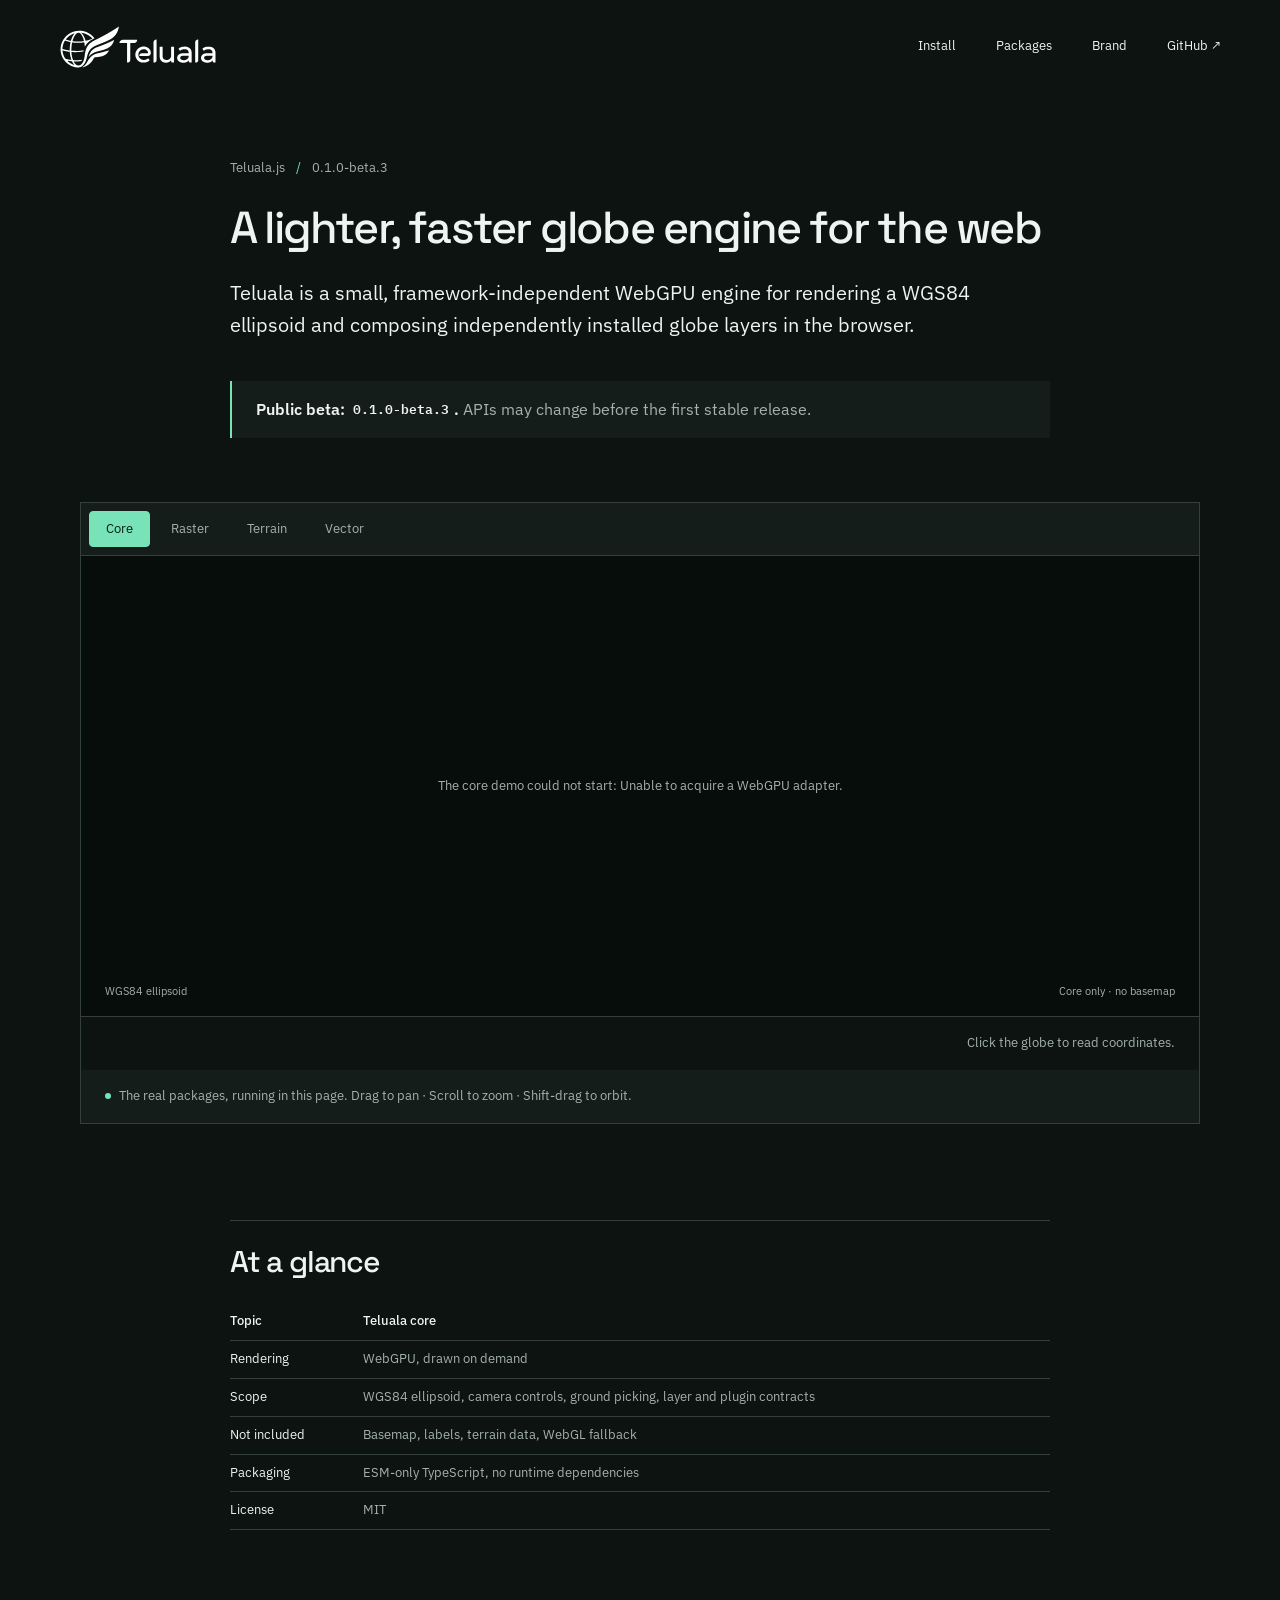
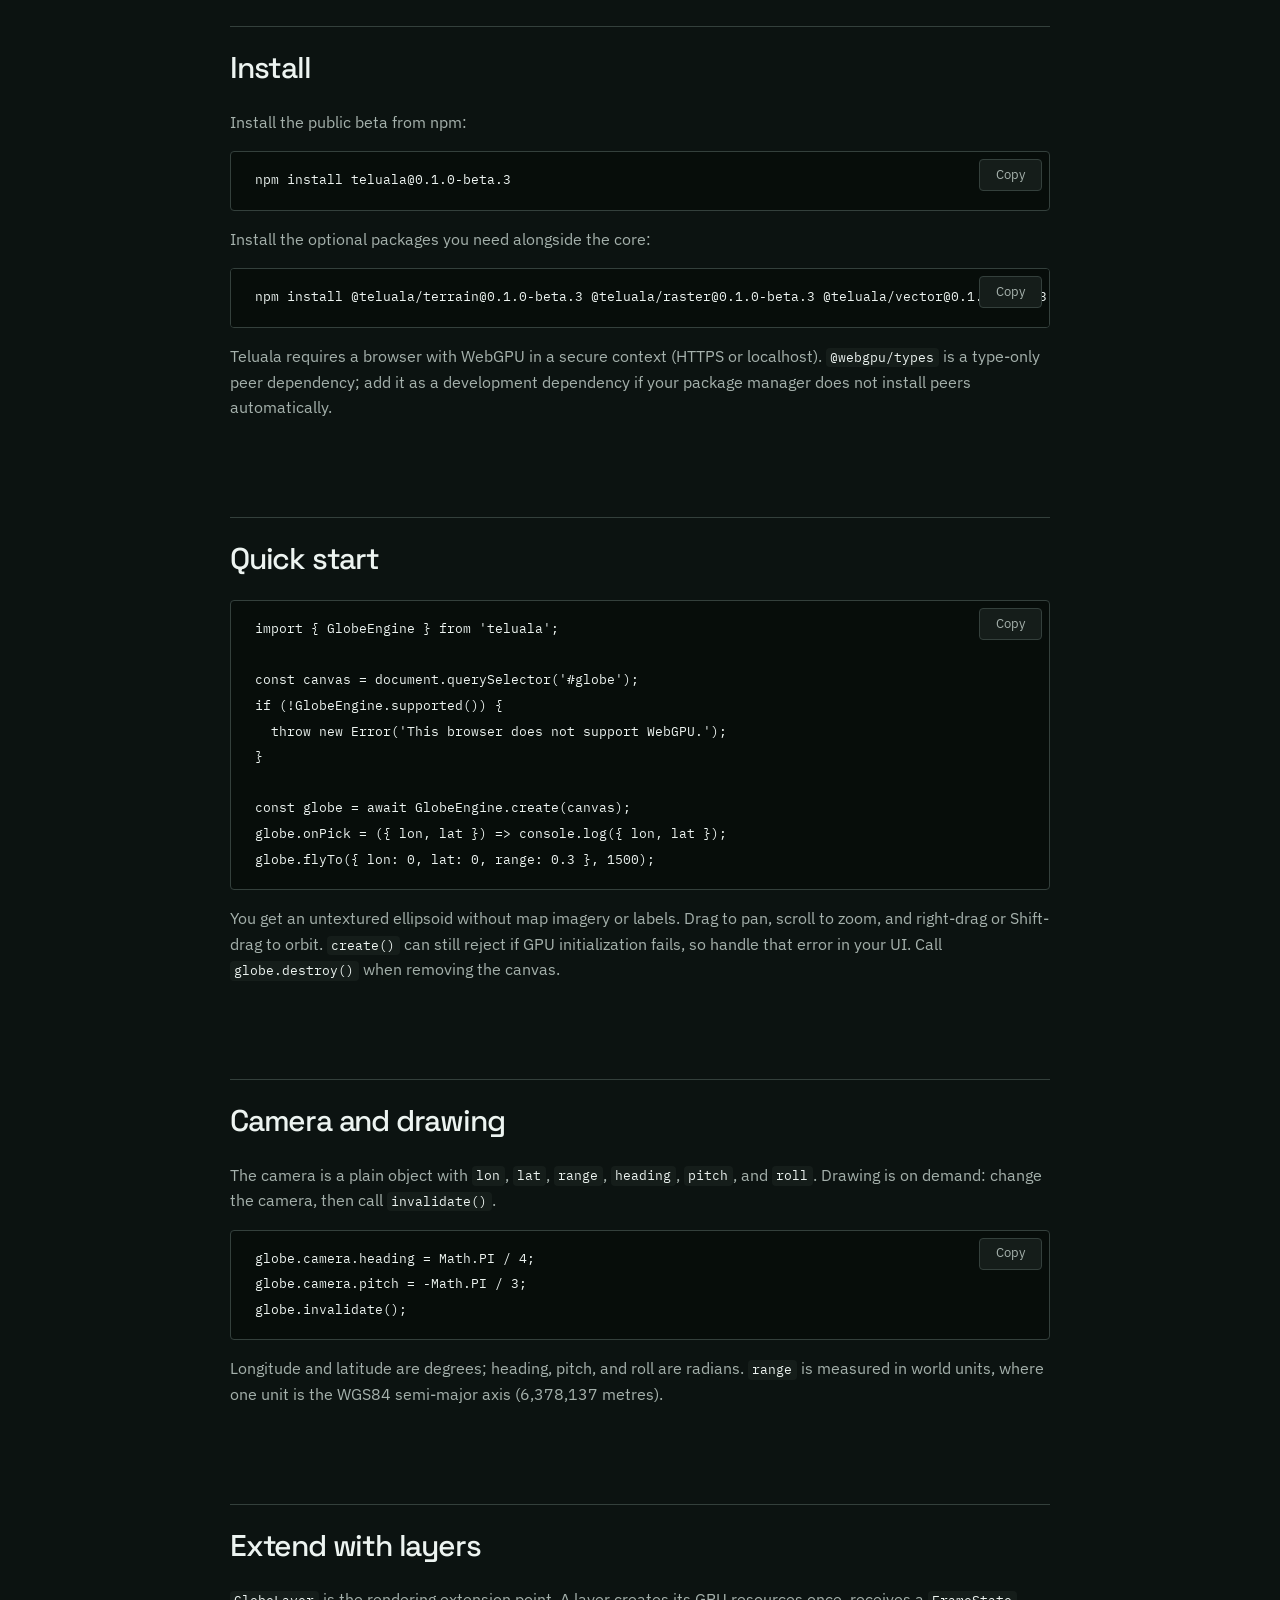
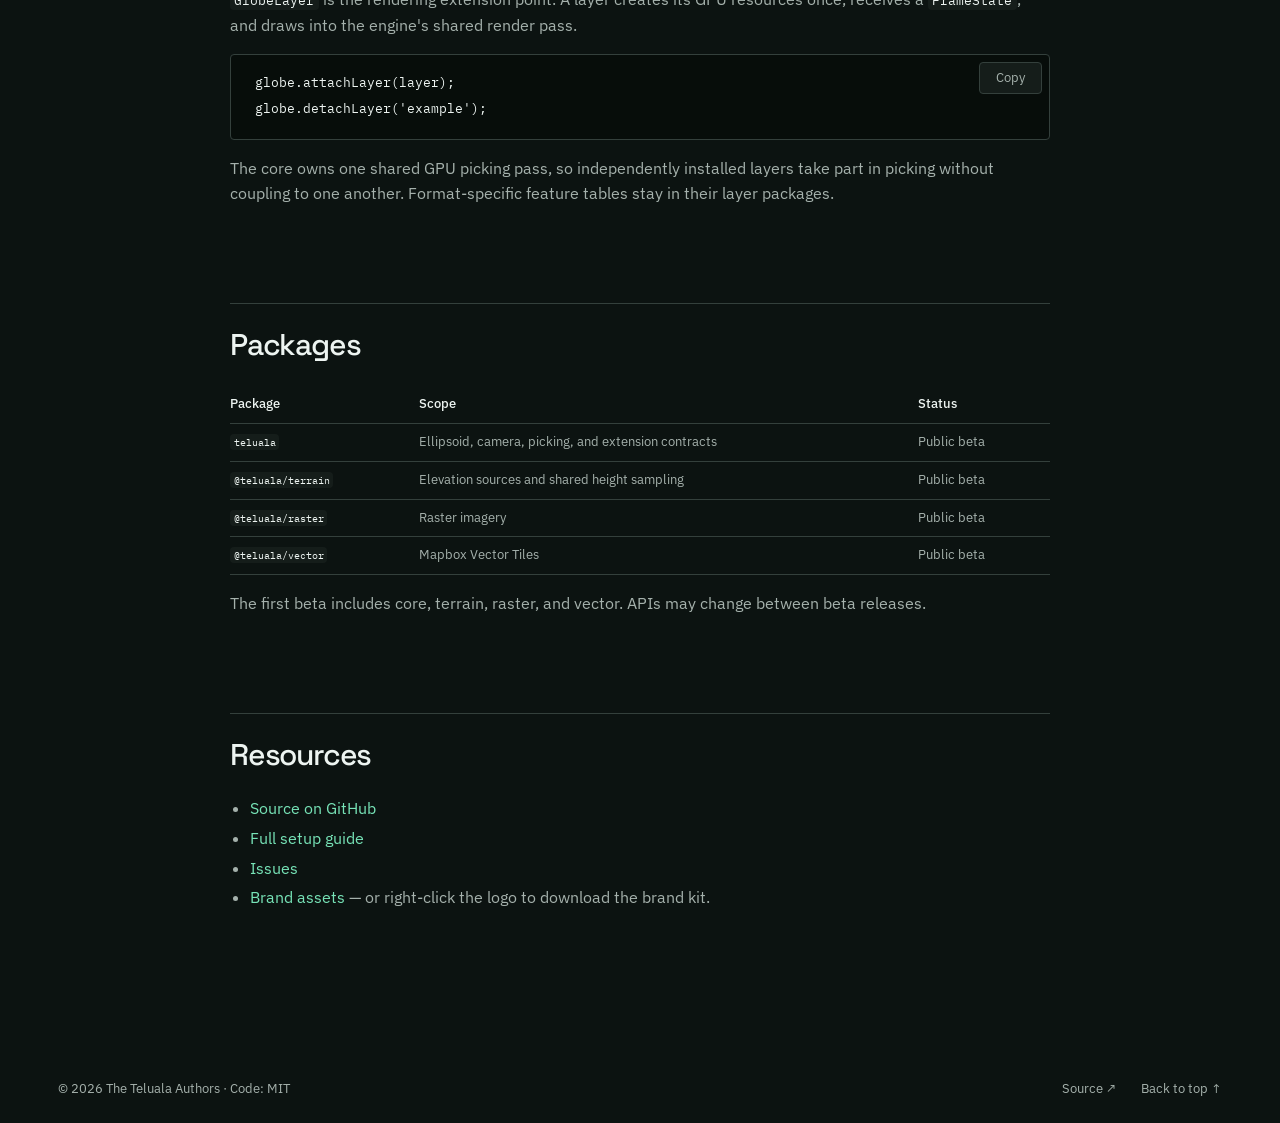
<file: index.html>
<!doctype html>
<!-- Copyright (c) 2026 The Teluala Authors; SPDX-License-Identifier: MIT -->
<html lang="en">
  <head>
    <meta charset="utf-8" />
    <meta name="viewport" content="width=device-width, initial-scale=1" />
    <meta
      name="description"
      content="Teluala is a lightweight, high-performance, open-source globe rendering engine for the web — a focused alternative to CesiumJS with an emphasis on speed, small size, and ease of integration."
    />
    <meta name="theme-color" content="#0c1714" />
    <meta property="og:type" content="website" />
    <meta property="og:site_name" content="Teluala" />
    <meta property="og:title" content="Teluala.js — A lighter, faster globe engine for the web" />
    <meta
      property="og:description"
      content="A lightweight, high-performance, open-source globe rendering engine for the web."
    />
    <meta property="og:url" content="https://teluala.github.io/" />
    <meta
      property="og:image"
      content="https://teluala.github.io/assets/png/social-preview-dark-1200x630.png"
    />
    <meta property="og:image:width" content="1200" />
    <meta property="og:image:height" content="630" />
    <meta property="og:image:alt" content="Teluala.js — a lighter, faster globe engine for the web" />
    <meta name="twitter:card" content="summary_large_image" />
    <meta name="twitter:title" content="Teluala.js — A lighter, faster globe engine for the web" />
    <meta
      name="twitter:description"
      content="A lightweight, high-performance, open-source globe rendering engine for the web."
    />
    <meta
      name="twitter:image"
      content="https://teluala.github.io/assets/png/social-preview-dark-1200x630.png"
    />
    <link rel="canonical" href="https://teluala.github.io/" />
    <link rel="icon" href="assets/web/favicon.svg" type="image/svg+xml" />
    <link rel="icon" href="assets/web/favicon.ico" sizes="any" />
    <link rel="apple-touch-icon" href="assets/web/apple-touch-icon.png" />
    <link rel="manifest" href="assets/web/site.webmanifest" />
    <link rel="stylesheet" href="doc.css" />
    <script type="module" src="logo-menu.js"></script>
    <script type="module" src="copy-code.js"></script>
    <script type="module" src="app.js"></script>
    <title>Teluala.js — A lighter, faster globe engine for the web</title>
  </head>
<body>
<a class="skip" href="#main">Skip to content</a>
<header class="nav">
<a class="brand-logo" href="#top" aria-label="Teluala home. Right-click for brand assets." data-brand-menu data-brand-base=""><img src="assets/svg/logo-horizontal-white.svg" alt="Teluala" width="1526" height="436"></a>
<nav aria-label="Main navigation"><a href="#install">Install</a><a href="#packages">Packages</a><a href="brand/">Brand</a><a href="https://github.com/teluala/teluala">GitHub ↗</a></nav>
</header>
<main id="main">
<article class="doc" id="top">
<p class="release">Teluala.js <span>/</span> 0.1.0-beta.3</p>
<h1 id="a-lighter-faster-globe-engine-for-the-web">A lighter, faster globe engine for the web</h1>
<p>Teluala is a small, framework-independent WebGPU engine for rendering a WGS84 ellipsoid and composing independently installed globe layers in the browser.</p>
<blockquote><p><strong>Public beta: <code>0.1.0-beta.3</code>.</strong> APIs may change before the first stable release.</p></blockquote>
<figure class="frame" aria-labelledby="frame-caption">
<div class="demo-tabs" role="tablist" aria-label="Live demos"><button type="button" role="tab" data-demo="core" aria-selected="true">Core</button><button type="button" role="tab" data-demo="raster" aria-selected="false">Raster</button><button type="button" role="tab" data-demo="terrain" aria-selected="false">Terrain</button><button type="button" role="tab" data-demo="vector" aria-selected="false">Vector</button></div>
<div class="viewport" id="viewport" role="tabpanel"><canvas id="globe" aria-label="Interactive WebGPU globe. Drag to pan and scroll to zoom."></canvas><div class="loading" id="loading" role="status">Initializing WebGPU…</div><div class="canvas-caption"><span id="demo-caption">WGS84 ellipsoid</span> <span id="demo-package">Core only · no basemap</span></div></div>
<div class="controls"><div class="view-controls" id="view-controls" role="group" aria-label="Camera examples"><button type="button" class="selected" data-example="create" aria-pressed="true" disabled>Overview</button><button type="button" data-example="fly" aria-pressed="false" disabled>Fly to 0°, 0°</button><button type="button" data-example="orbit" aria-pressed="false" disabled>Orbit view</button></div><p id="pick-status" role="status">Click the globe to read coordinates.</p></div>
<figcaption id="frame-caption"><span class="dot" aria-hidden="true"></span> <span>The real packages, running in this page. Drag to pan · Scroll to zoom · Shift-drag to orbit.</span> <span class="credit" id="demo-credit"></span></figcaption>
</figure>
<h2 id="at-a-glance">At a glance</h2>
<div class="table"><table>
<thead><tr><th scope="col">Topic</th><th scope="col">Teluala core</th></tr></thead>
<tbody>
<tr><td>Rendering</td><td>WebGPU, drawn on demand</td></tr>
<tr><td>Scope</td><td>WGS84 ellipsoid, camera controls, ground picking, layer and plugin contracts</td></tr>
<tr><td>Not included</td><td>Basemap, labels, terrain data, WebGL fallback</td></tr>
<tr><td>Packaging</td><td>ESM-only TypeScript, no runtime dependencies</td></tr>
<tr><td>License</td><td>MIT</td></tr>
</tbody>
</table></div>
<h2 id="install">Install</h2>
<p>Install the public beta from npm:</p>
<div class="code"><button type="button" class="copy" hidden>Copy</button><pre><code class="language-sh">npm install teluala@0.1.0-beta.3</code></pre></div>
<p>Install the optional packages you need alongside the core:</p>
<div class="code"><button type="button" class="copy" hidden>Copy</button><pre><code class="language-sh">npm install @teluala/terrain@0.1.0-beta.3 @teluala/raster@0.1.0-beta.3 @teluala/vector@0.1.0-beta.3</code></pre></div>
<p>Teluala requires a browser with WebGPU in a secure context (HTTPS or localhost). <code>@webgpu/types</code> is a type-only peer dependency; add it as a development dependency if your package manager does not install peers automatically.</p>
<h2 id="quick-start">Quick start</h2>
<div class="code"><button type="button" class="copy" hidden>Copy</button><pre><code class="language-js">import { GlobeEngine } from 'teluala';

const canvas = document.querySelector('#globe');
if (!GlobeEngine.supported()) {
  throw new Error('This browser does not support WebGPU.');
}

const globe = await GlobeEngine.create(canvas);
globe.onPick = ({ lon, lat }) =&gt; console.log({ lon, lat });
globe.flyTo({ lon: 0, lat: 0, range: 0.3 }, 1500);</code></pre></div>
<p>You get an untextured ellipsoid without map imagery or labels. Drag to pan, scroll to zoom, and right-drag or Shift-drag to orbit. <code>create()</code> can still reject if GPU initialization fails, so handle that error in your UI. Call <code>globe.destroy()</code> when removing the canvas.</p>
<h2 id="camera-and-drawing">Camera and drawing</h2>
<p>The camera is a plain object with <code>lon</code>, <code>lat</code>, <code>range</code>, <code>heading</code>, <code>pitch</code>, and <code>roll</code>. Drawing is on demand: change the camera, then call <code>invalidate()</code>.</p>
<div class="code"><button type="button" class="copy" hidden>Copy</button><pre><code class="language-js">globe.camera.heading = Math.PI / 4;
globe.camera.pitch = -Math.PI / 3;
globe.invalidate();</code></pre></div>
<p>Longitude and latitude are degrees; heading, pitch, and roll are radians. <code>range</code> is measured in world units, where one unit is the WGS84 semi-major axis (6,378,137 metres).</p>
<h2 id="extend-with-layers">Extend with layers</h2>
<p><code>GlobeLayer</code> is the rendering extension point. A layer creates its GPU resources once, receives a <code>FrameState</code>, and draws into the engine's shared render pass.</p>
<div class="code"><button type="button" class="copy" hidden>Copy</button><pre><code class="language-js">globe.attachLayer(layer);
globe.detachLayer('example');</code></pre></div>
<p>The core owns one shared GPU picking pass, so independently installed layers take part in picking without coupling to one another. Format-specific feature tables stay in their layer packages.</p>
<h2 id="packages">Packages</h2>
<div class="table"><table>
<thead><tr><th scope="col">Package</th><th scope="col">Scope</th><th scope="col">Status</th></tr></thead>
<tbody>
<tr><td><code>teluala</code></td><td>Ellipsoid, camera, picking, and extension contracts</td><td>Public beta</td></tr>
<tr><td><code>@teluala/terrain</code></td><td>Elevation sources and shared height sampling</td><td>Public beta</td></tr>
<tr><td><code>@teluala/raster</code></td><td>Raster imagery</td><td>Public beta</td></tr>
<tr><td><code>@teluala/vector</code></td><td>Mapbox Vector Tiles</td><td>Public beta</td></tr>
</tbody>
</table></div>
<p>The first beta includes core, terrain, raster, and vector. APIs may change between beta releases.</p>
<h2 id="resources">Resources</h2>
<ul>
<li><a href="https://github.com/teluala/teluala">Source on GitHub</a></li>
<li><a href="https://github.com/teluala/teluala/tree/main/packages/core#quick-start">Full setup guide</a></li>
<li><a href="https://github.com/teluala/teluala/issues">Issues</a></li>
<li><a href="brand/">Brand assets</a> — or right-click the logo to download the brand kit.</li>
</ul>
</article>
<p class="sr-only" id="copy-status" role="status" aria-live="polite"></p>
</main>
<footer><p>© 2026 The Teluala Authors · <a href="LICENSE">Code: MIT</a></p><nav aria-label="Footer navigation"><a href="https://github.com/teluala/teluala">Source ↗</a><a href="#top">Back to top ↑</a></nav></footer>
<noscript><p class="no-script">The interactive demo requires JavaScript. The rest of this page does not.</p></noscript>
</body>
</html>
</file>
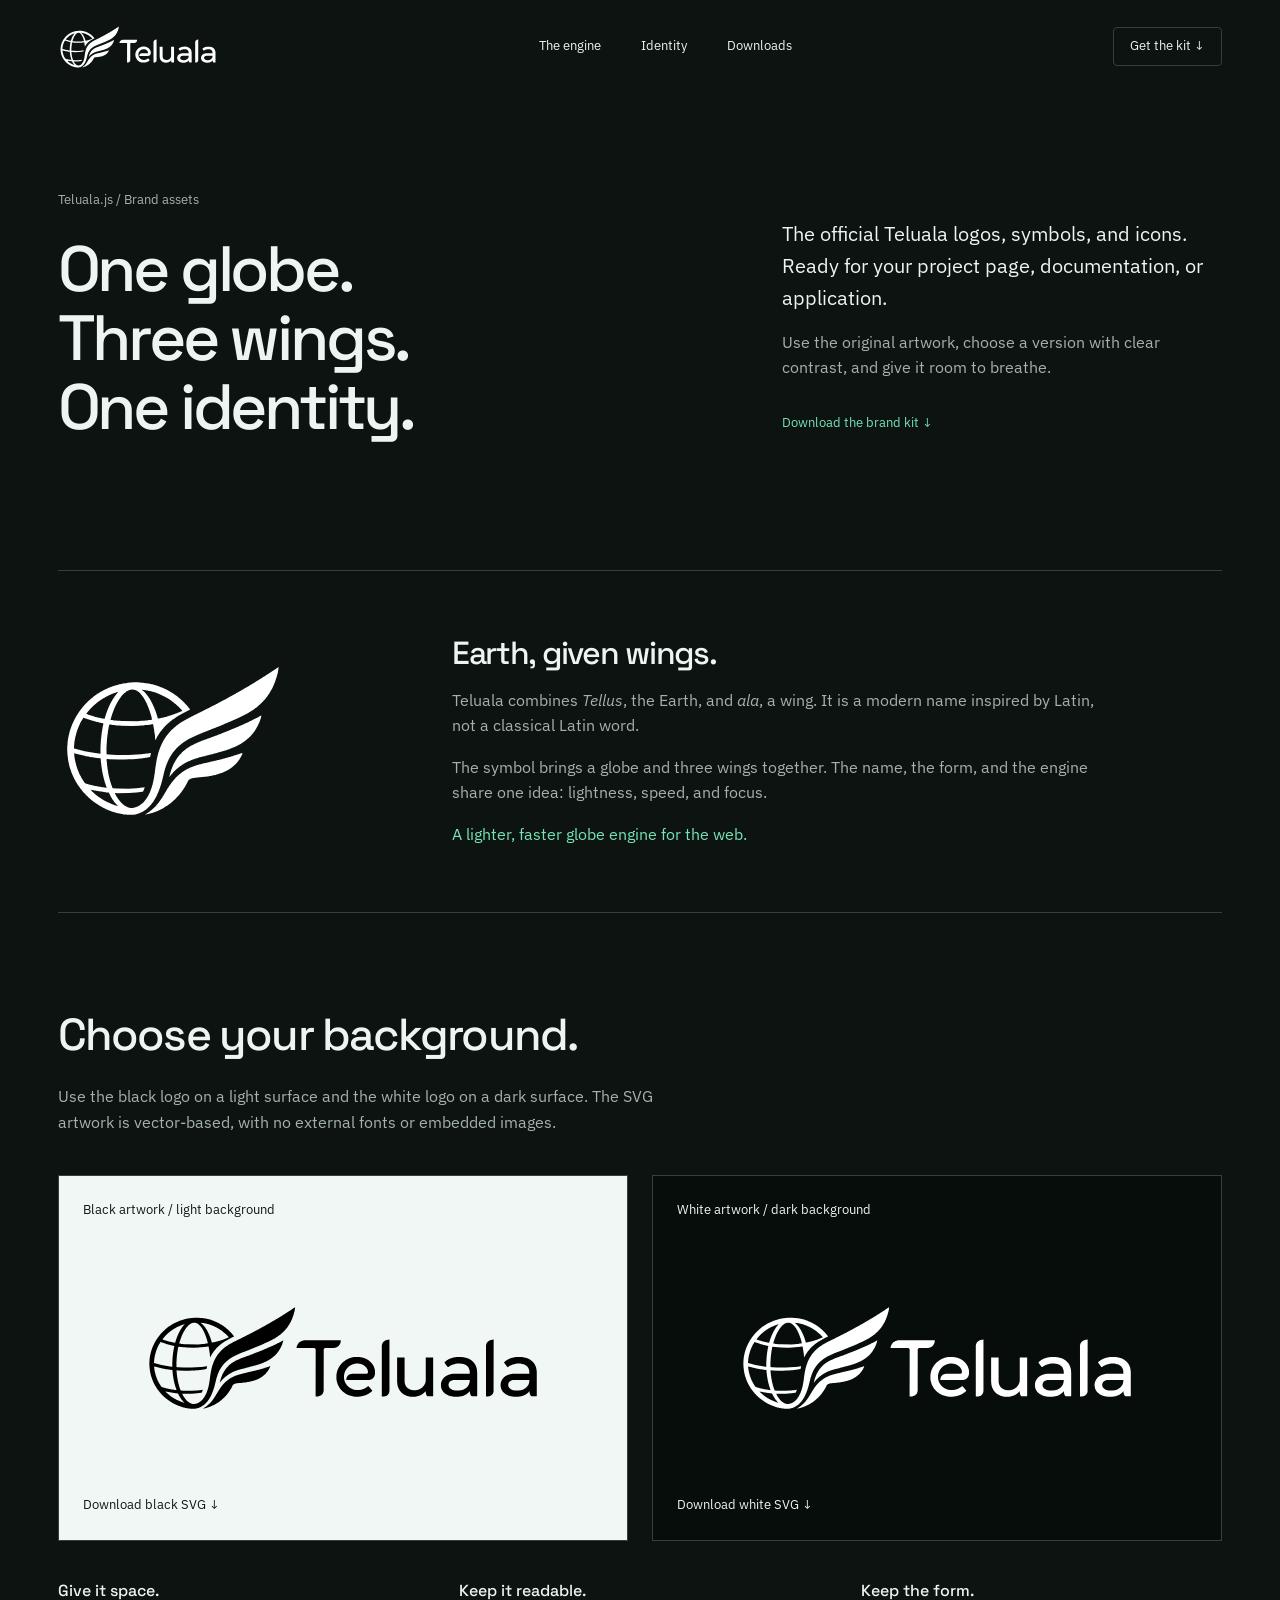
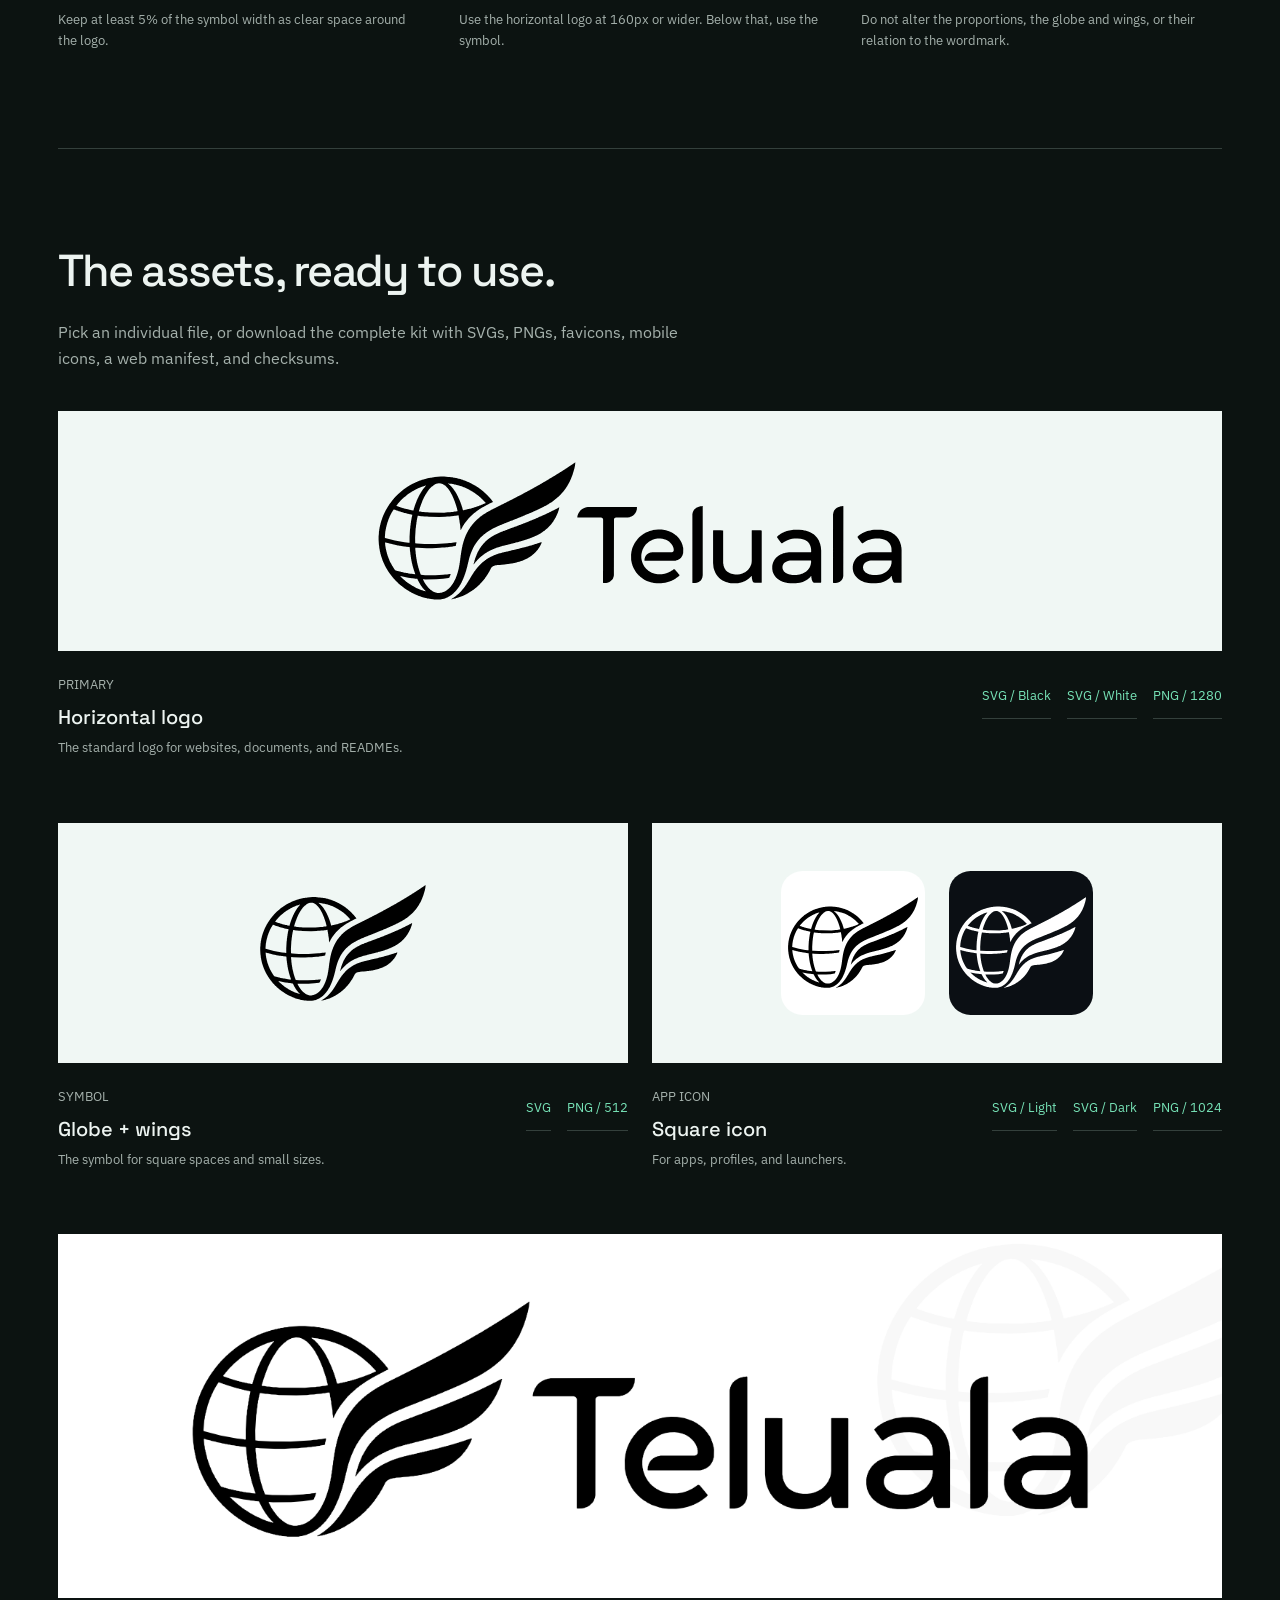
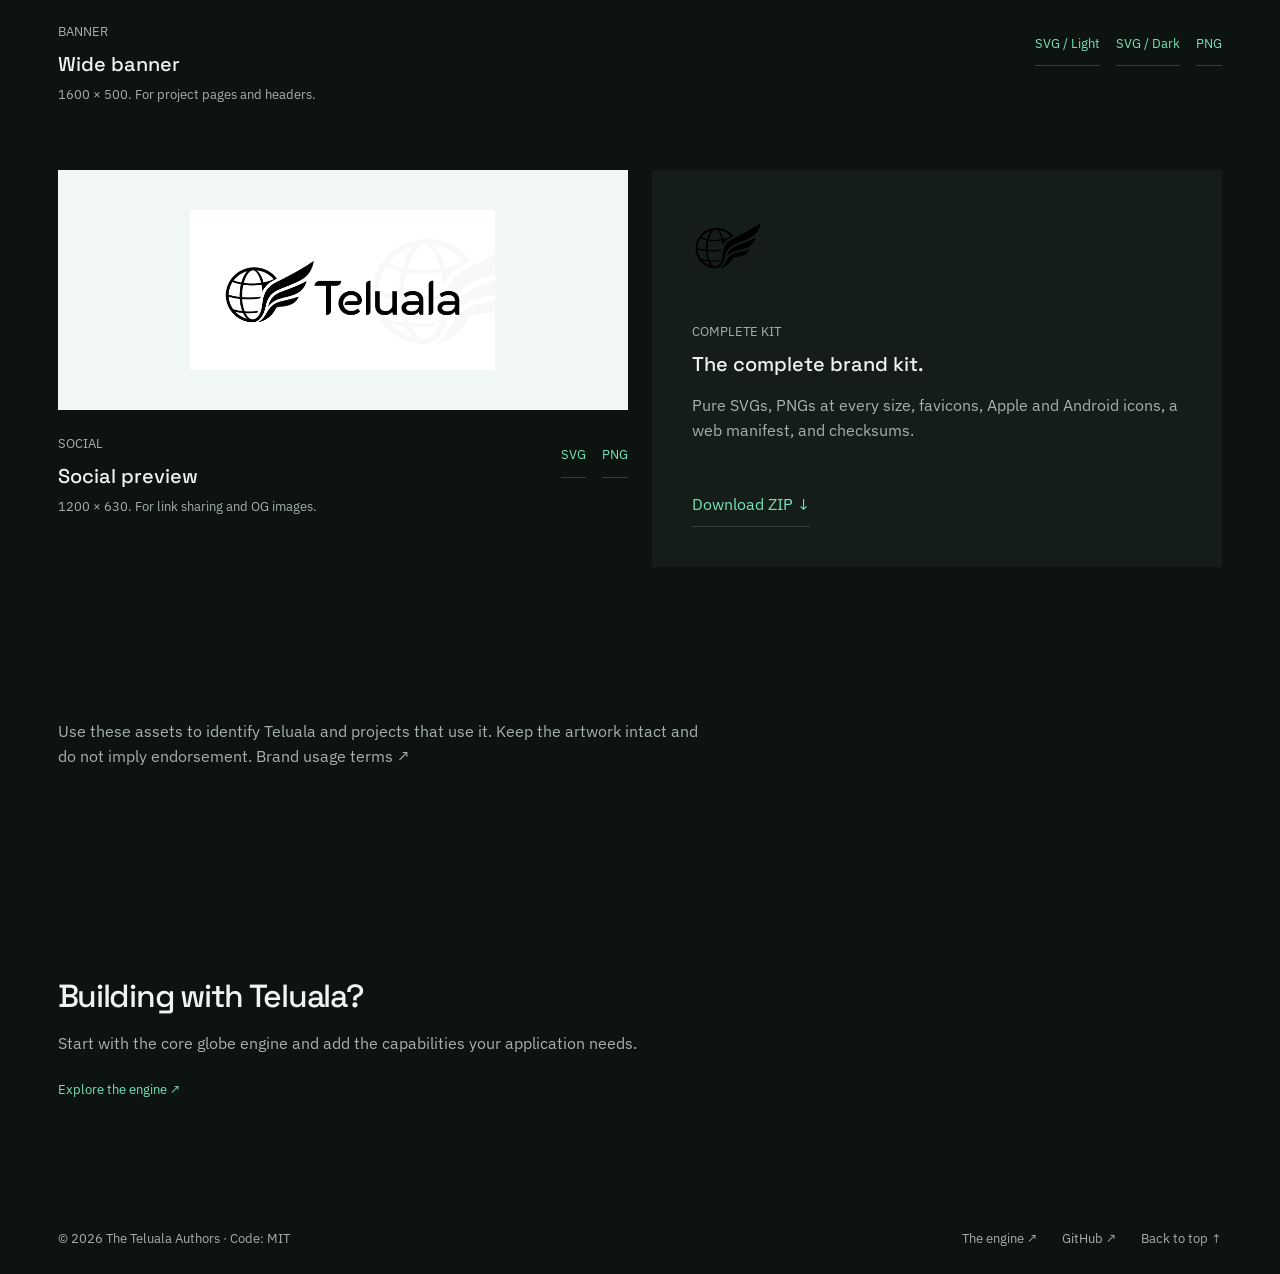
<file: brand/index.html>
<!doctype html>
<!-- Copyright (c) 2026 The Teluala Authors; SPDX-License-Identifier: MIT -->
<html lang="en">
  <head>
    <meta charset="utf-8" />
    <meta name="viewport" content="width=device-width, initial-scale=1" />
    <meta
      name="description"
      content="Official brand assets for Teluala, the lightweight web globe engine. Download logos, icons, and banners."
    />
    <meta name="theme-color" content="#0c1714" />
    <meta property="og:type" content="website" />
    <meta property="og:site_name" content="Teluala" />
    <meta property="og:title" content="Teluala.js Brand Assets — official logos and icons" />
    <meta
      property="og:description"
      content="Official brand assets for the lightweight web globe engine Teluala."
    />
    <meta property="og:url" content="https://teluala.github.io/brand/" />
    <meta
      property="og:image"
      content="https://teluala.github.io/assets/png/social-preview-dark-1200x630.png"
    />
    <meta property="og:image:width" content="1200" />
    <meta property="og:image:height" content="630" />
    <meta property="og:image:alt" content="Teluala.js official brand assets" />
    <meta name="twitter:card" content="summary_large_image" />
    <meta name="twitter:title" content="Teluala.js Brand Assets — official logos and icons" />
    <meta
      name="twitter:description"
      content="Official brand assets for the lightweight web globe engine Teluala."
    />
    <meta
      name="twitter:image"
      content="https://teluala.github.io/assets/png/social-preview-dark-1200x630.png"
    />
    <link rel="canonical" href="https://teluala.github.io/brand/" />
    <link rel="icon" href="../assets/web/favicon.svg" type="image/svg+xml" />
    <link rel="icon" href="../assets/web/favicon.ico" sizes="any" />
    <link rel="apple-touch-icon" href="../assets/web/apple-touch-icon.png" />
    <link rel="manifest" href="../assets/web/site.webmanifest" />
    <link rel="stylesheet" href="styles.css" />
    <script type="module" src="../logo-menu.js"></script>

    <title>Teluala.js Brand Assets — official logos and icons</title>
  </head>
<body class="brand-page">
<a class="skip" href="#main">Skip to content</a>
<header class="nav" id="top"><a class="brand-logo" href="../" aria-label="Teluala home. Right-click for brand assets." data-brand-menu data-brand-base="../"><img src="../assets/svg/logo-horizontal-white.svg" alt="Teluala" width="1526" height="436"></a><nav aria-label="Main navigation"><a href="../">The engine</a><a href="#identity">Identity</a><a href="#downloads">Downloads</a></nav><a class="nav-start" href="../downloads/teluala-brand-kit.zip" download>Get the kit ↓</a></header>
<main id="main">
<section class="brand-intro" aria-labelledby="brand-title"><div><p class="release">Teluala.js / Brand assets</p><h1 id="brand-title">One globe.<br>Three wings.<br>One identity.</h1></div><div class="brand-lead"><p>The official Teluala logos, symbols, and icons. Ready for your project page, documentation, or application.</p><p class="muted">Use the original artwork, choose a version with clear contrast, and give it room to breathe.</p><a class="text-link" href="../downloads/teluala-brand-kit.zip" download>Download the brand kit ↓</a></div></section>
<section class="brand-concept" id="concept" aria-labelledby="concept-title"><img src="../assets/svg/mark-white.svg" width="605" height="436" alt="A globe in latitude and longitude, carried by three wings"><div><h2 id="concept-title">Earth, given wings.</h2><p>Teluala combines <i>Tellus</i>, the Earth, and <i>ala</i>, a wing. It is a modern name inspired by Latin, not a classical Latin word.</p><p>The symbol brings a globe and three wings together. The name, the form, and the engine share one idea: lightness, speed, and focus.</p><p class="official-tagline">A lighter, faster globe engine for the web.</p></div></section>
<section class="brand-identity" id="identity" aria-labelledby="identity-title"><div class="brand-section-heading"><h2 id="identity-title">Choose your background.</h2><p>Use the black logo on a light surface and the white logo on a dark surface. The SVG artwork is vector-based, with no external fonts or embedded images.</p></div><div class="logo-pair"><figure class="logo-surface light"><figcaption>Black artwork / light background</figcaption><img src="../assets/svg/logo-horizontal-black.svg" alt="Teluala horizontal logo in black" width="1526" height="436"><a href="../assets/svg/logo-horizontal-black.svg" download>Download black SVG ↓</a></figure><figure class="logo-surface dark"><figcaption>White artwork / dark background</figcaption><img src="../assets/svg/logo-horizontal-white.svg" alt="Teluala horizontal logo in white" width="1526" height="436"><a href="../assets/svg/logo-horizontal-white.svg" download>Download white SVG ↓</a></figure></div><div class="brand-rules"><article><h3>Give it space.</h3><p>Keep at least 5% of the symbol width as clear space around the logo.</p></article><article><h3>Keep it readable.</h3><p>Use the horizontal logo at 160px or wider. Below that, use the symbol.</p></article><article><h3>Keep the form.</h3><p>Do not alter the proportions, the globe and wings, or their relation to the wordmark.</p></article></div></section>
<section class="brand-downloads" id="downloads" aria-labelledby="downloads-title"><div class="brand-section-heading"><h2 id="downloads-title">The assets, ready to use.</h2><p>Pick an individual file, or download the complete kit with SVGs, PNGs, favicons, mobile icons, a web manifest, and checksums.</p></div>
        <div class="asset-grid">
          <article class="asset-card asset-card-wide">
            <div class="asset-preview asset-preview-light">
              <img
                src="../assets/svg/logo-horizontal-black.svg"
                alt="Preview of the Teluala horizontal logo"
                width="1526"
                height="436"
              />
            </div>
            <div class="asset-meta">
              <div>
                <p class="asset-kicker">PRIMARY</p>
                <h3>Horizontal logo</h3>
                <p>The standard logo for websites, documents, and READMEs.</p>
              </div>
              <div class="asset-actions">
                <a href="../assets/svg/logo-horizontal-black.svg" download>SVG / Black</a>
                <a href="../assets/svg/logo-horizontal-white.svg" download>SVG / White</a>
                <a href="../assets/png/logo-horizontal-black-1280.png" download>PNG / 1280</a>
              </div>
            </div>
          </article>

          <article class="asset-card">
            <div class="asset-preview asset-preview-mark">
              <img
                src="../assets/svg/mark-black.svg"
                alt="Preview of the Teluala symbol"
                width="605"
                height="436"
              />
            </div>
            <div class="asset-meta">
              <div>
                <p class="asset-kicker">SYMBOL</p>
                <h3>Globe + wings</h3>
                <p>The symbol for square spaces and small sizes.</p>
              </div>
              <div class="asset-actions">
                <a href="../assets/svg/mark-black.svg" download>SVG</a>
                <a href="../assets/png/mark-black-512.png" download>PNG / 512</a>
              </div>
            </div>
          </article>

          <article class="asset-card">
            <div class="asset-preview asset-preview-icons">
              <img
                src="../assets/svg/icon-square-light.svg"
                alt="Teluala icon on a light background"
                width="616"
                height="616"
              />
              <img
                src="../assets/svg/icon-square-dark.svg"
                alt="Teluala icon on a dark background"
                width="616"
                height="616"
              />
            </div>
            <div class="asset-meta">
              <div>
                <p class="asset-kicker">APP ICON</p>
                <h3>Square icon</h3>
                <p>For apps, profiles, and launchers.</p>
              </div>
              <div class="asset-actions">
                <a href="../assets/svg/icon-square-light.svg" download>SVG / Light</a>
                <a href="../assets/svg/icon-square-dark.svg" download>SVG / Dark</a>
                <a href="../assets/png/icon-square-light-1024.png" download>PNG / 1024</a>
              </div>
            </div>
          </article>

          <article class="asset-card asset-card-wide">
            <div class="asset-preview asset-preview-banner">
              <img
                src="../assets/png/banner-wide-light-1600x500.png"
                alt="Preview of the Teluala wide banner"
                width="1600"
                height="500"
              />
            </div>
            <div class="asset-meta">
              <div>
                <p class="asset-kicker">BANNER</p>
                <h3>Wide banner</h3>
                <p>1600 × 500. For project pages and headers.</p>
              </div>
              <div class="asset-actions">
                <a href="../assets/svg/banner-wide-light.svg" download>SVG / Light</a>
                <a href="../assets/svg/banner-wide-dark.svg" download>SVG / Dark</a>
                <a href="../assets/png/banner-wide-light-1600x500.png" download>PNG</a>
              </div>
            </div>
          </article>

          <article class="asset-card">
            <div class="asset-preview asset-preview-social">
              <img
                src="../assets/png/social-preview-light-1200x630.png"
                alt="Teluala social preview image"
                width="1200"
                height="630"
              />
            </div>
            <div class="asset-meta">
              <div>
                <p class="asset-kicker">SOCIAL</p>
                <h3>Social preview</h3>
                <p>1200 × 630. For link sharing and OG images.</p>
              </div>
              <div class="asset-actions">
                <a href="../assets/svg/social-preview-light.svg" download>SVG</a>
                <a href="../assets/png/social-preview-light-1200x630.png" download>PNG</a>
              </div>
            </div>
          </article>

          <article class="asset-card asset-card-download">
            <div class="download-emblem">
              <img
                src="../assets/svg/favicon.svg"
                alt=""
                width="616"
                height="616"
              />
            </div>
            <div>
              <p class="asset-kicker">COMPLETE KIT</p>
              <h3>The complete brand kit.</h3>
              <p>
                Pure SVGs, PNGs at every size, favicons, Apple and Android
                icons, a web manifest, and checksums.
              </p>
            </div>
            <a class="button button-invert" href="../downloads/teluala-brand-kit.zip" download>
              Download ZIP
              <span aria-hidden="true">↓</span>
            </a>
          </article>
        </div>

</section>
<section class="brand-end"><p>Use these assets to identify Teluala and projects that use it. Keep the artwork intact and do not imply endorsement. <a href="../BRAND.md">Brand usage terms ↗</a></p></section>
<section class="brand-end"><h2>Building with Teluala?</h2><p>Start with the core globe engine and add the capabilities your application needs.</p><a class="text-link" href="../#install">Explore the engine ↗</a></section>
</main>
<footer><p>© 2026 The Teluala Authors · <a href="../LICENSE">Code: MIT</a></p><nav aria-label="Footer navigation"><a href="../">The engine ↗</a><a href="https://github.com/teluala/teluala">GitHub ↗</a><a href="#top">Back to top ↑</a></nav></footer>
</body></html>
</file>
<file: doc.css>
/*!
 * Copyright (c) 2026 The Teluala Authors
 * SPDX-License-Identifier: MIT
 */
/* Shared base rules, the header, the demo, and the footer come from styles.css. */
@import url('styles.css');

.doc { width:min(820px,100%); margin-inline:auto; padding-block:var(--space-2xl) var(--space-4xl); }
.doc h1 { font-size:var(--text-heading); letter-spacing:-.04em; line-height:1.12; }
.doc h1 + p { margin-top:var(--space-lg); font-size:var(--text-lg); color:var(--color-ink); }
.doc h2 { font-size:clamp(1.5rem,2.4vw,1.875rem); margin-top:var(--space-3xl); padding-top:var(--space-lg); border-top:1px solid var(--color-rule); }
.doc h2 + * { margin-top:var(--space-lg); }
.doc p,.doc ul { color:var(--color-muted); max-width:none; }
.doc p + p,.doc p + pre,.doc pre + p,.doc .table + p,.doc p + ul { margin-top:var(--space-md); }
.doc strong { color:var(--color-ink); font-weight:600; }
.doc p code,.doc li code,.doc td code { color:var(--color-ink); background:var(--color-panel); padding:.1em .35em; border-radius:var(--radius-control); }
.doc a:not(.text-link) { color:var(--color-accent); white-space:normal; }
.doc blockquote { margin:var(--space-xl) 0 0; padding:var(--space-md) var(--space-lg); border-left:2px solid var(--color-accent); background:var(--color-panel); }
.doc pre { background:var(--color-deep); border:1px solid var(--color-rule); border-radius:var(--radius-control); padding:var(--space-md) var(--space-lg); overflow-x:auto; white-space:pre; overflow-wrap:normal; }
.doc pre code { font-size:.8125rem; line-height:1.7; overflow-wrap:normal; }
.doc ul { padding-left:1.25rem; }
.doc li + li { margin-top:var(--space-xs); }
.doc .table { overflow-x:auto; }
.doc table { width:100%; border-collapse:collapse; font-size:var(--text-sm); }
.doc th,.doc td { text-align:left; vertical-align:top; padding:var(--space-sm) var(--space-md) var(--space-sm) 0; border-bottom:1px solid var(--color-rule); }
.doc th { color:var(--color-ink); font-weight:500; }
.doc td { color:var(--color-muted); }
.doc td:first-child { color:var(--color-ink); white-space:nowrap; }

/* The live frame breaks out of the text column. */
.frame { margin:var(--space-2xl) calc(50% - min(50vw - var(--page-gutter), 560px)) 0; border:1px solid var(--color-rule); }
.frame .viewport { min-height:clamp(300px,45vw,460px); }
.frame figcaption { display:flex; align-items:center; gap:var(--space-sm); padding:var(--space-md) var(--space-lg); background:var(--color-panel); font-size:var(--text-sm); color:var(--color-muted); }

@media (max-width: 640px) {
 .nav nav a:not([href^="https"]) { display:none; }
 .frame { margin-inline:calc(-1 * var(--page-gutter)); border-inline:0; }
}

/* Copy buttons on code blocks (shown by copy-code.js). */
.doc .code { position:relative; }
.doc .code + p,.doc p + .code { margin-top:var(--space-md); }
.doc .copy { position:absolute; top:var(--space-sm); right:var(--space-sm); padding:var(--space-xs) var(--space-md); min-height:32px; font-size:var(--text-sm); border:1px solid var(--color-rule); background:var(--color-panel); color:var(--color-muted); }
.doc .copy:hover { color:var(--color-ink); border-color:var(--color-accent); }
.doc .code pre { padding-right:6rem; }
.sr-only { position:absolute; width:1px; height:1px; overflow:hidden; clip-path:inset(50%); white-space:nowrap; }

/* Demo tabs above the live frame, and the data credit below it. */
.demo-tabs { display:flex; gap:var(--space-xs); padding:var(--space-sm); border-bottom:1px solid var(--color-rule); background:var(--color-panel); overflow-x:auto; }
.demo-tabs button { padding:var(--space-xs) var(--space-md); min-height:36px; border:1px solid transparent; background:none; color:var(--color-muted); font-size:var(--text-sm); white-space:nowrap; }
.demo-tabs button:hover { color:var(--color-ink); border-color:var(--color-rule); }
.demo-tabs button[aria-selected="true"] { color:var(--color-accent-ink); background:var(--color-accent); border-color:var(--color-accent); }
.frame figcaption { flex-wrap:wrap; }
.frame .credit { flex-basis:100%; font-size:.75rem; }
.frame .credit:empty { display:none; }
.frame .credit a { color:var(--color-muted); text-decoration:underline; text-underline-offset:3px; white-space:normal; }
.view-controls[hidden] { display:none; }
</file>
<file: brand/styles.css>
/*!
 * Copyright (c) 2026 The Teluala Authors
 * SPDX-License-Identifier: MIT
 */
@import url('../styles.css');
.brand-intro { display:grid; grid-template-columns:minmax(0,1.2fr) minmax(0,.8fr); align-items:end; gap:var(--space-2xl); padding-block:var(--space-3xl) var(--space-4xl); }
.brand-intro h1 { font-size:clamp(3rem,5vw,4.8rem); }
.brand-lead { max-width:55ch; }
.brand-lead > p:first-child { font-size:var(--text-lg); }
.brand-lead .text-link { margin-top:var(--space-lg); }
.brand-concept { padding-block:var(--space-2xl); border-block:1px solid var(--color-rule); display:grid; grid-template-columns:minmax(0,.6fr) minmax(0,1.4fr); align-items:center; gap:var(--space-2xl); }
.brand-concept img { width:230px; }
.brand-concept h2 { font-size:2rem; }
.brand-concept p { color:var(--color-muted); margin-top:var(--space-md); }
.brand-concept .official-tagline { color:var(--color-accent); }
.brand-identity { padding-block:var(--space-3xl); }
.brand-section-heading { max-width:65ch; margin-bottom:var(--space-xl); }
.brand-section-heading p { margin-top:var(--space-lg); color:var(--color-muted); }
.logo-pair { display:grid; grid-template-columns:repeat(2,minmax(0,1fr)); gap:var(--space-lg); }
.logo-surface { margin:0; padding:var(--space-lg); display:flex; flex-direction:column; gap:var(--space-xl); border:1px solid var(--color-rule); }
.logo-surface img { width:80%; max-width:400px; margin:var(--space-xl) auto; }
.logo-surface figcaption,.logo-surface a { font-size:var(--text-sm); }
.logo-surface a { align-self:start; }
.light { background:var(--color-light); color:var(--color-dark-ink); }
.light a:focus-visible { outline-color:var(--color-dark-ink); }
.dark { background:var(--color-deep); color:var(--color-ink); }
.brand-rules { display:grid; grid-template-columns:repeat(3,minmax(0,1fr)); gap:var(--space-xl); margin-top:var(--space-xl); }
.brand-rules h3 { font-size:var(--text-body); }
.brand-rules p { color:var(--color-muted); margin-top:var(--space-sm); font-size:var(--text-sm); }
.brand-downloads { border-top:1px solid var(--color-rule); padding-block:var(--space-3xl) var(--space-xl); }
.asset-grid { display:grid; grid-template-columns:repeat(2,minmax(0,1fr)); gap:var(--space-2xl) var(--space-lg); }
.asset-card { min-width:0; }
.asset-card-wide { grid-column:1/-1; }
.asset-preview { height:240px; padding:var(--space-xl); display:flex; align-items:center; justify-content:center; gap:var(--space-lg); background:var(--color-light); }
.asset-preview img { max-height:100%; width:auto; max-width:100%; object-fit:contain; }
.asset-preview-light img { width:min(70%,540px); }
.asset-preview-mark img { width:180px; }
.asset-preview-icons img { width:35%; max-width:144px; }
.asset-preview-banner { padding:0; height:auto; }
.asset-preview-banner img { width:100%; }
.asset-meta { display:flex; justify-content:space-between; align-items:start; flex-wrap:wrap; gap:var(--space-lg); padding-top:var(--space-lg); }
.asset-kicker { font-size:var(--text-sm); color:var(--color-muted); margin-bottom:var(--space-sm); }
.asset-meta h3 { font-size:var(--text-lg); }
.asset-meta p:not(.asset-kicker) { color:var(--color-muted); font-size:var(--text-sm); margin-top:var(--space-sm); }
.asset-actions { display:flex; align-items:center; gap:var(--space-sm) var(--space-md); flex-wrap:wrap; }
.asset-actions a { display:inline-flex; align-items:center; min-height:44px; border-bottom:1px solid var(--color-rule); color:var(--color-accent); font-size:var(--text-sm); }
.asset-card-download { background:var(--color-panel); padding:var(--space-xl); display:flex; align-items:start; flex-direction:column; gap:var(--space-xl); }
.download-emblem img { width:72px; }
.asset-card-download h3 { font-size:var(--text-lg); }
.asset-card-download p:not(.asset-kicker) { color:var(--color-muted); margin-top:var(--space-md); }
.asset-card-download .button { color:var(--color-accent); border-bottom:1px solid var(--color-rule); padding-block:var(--space-sm); }
.brand-end { padding-block:var(--space-3xl); }
.brand-end h2 { font-size:2rem; }
.brand-end p { color:var(--color-muted); margin-block:var(--space-md); }
@media (max-width:60rem) {
 .brand-intro { padding-block:var(--space-2xl) var(--space-3xl); }
 .brand-concept { grid-template-columns:minmax(0,.5fr) minmax(0,1fr); gap:var(--space-xl); }
 .brand-concept img { width:170px; }
}
@media (max-width:40rem) {
 .brand-intro,.brand-concept,.logo-pair,.brand-rules,.asset-grid { grid-template-columns:minmax(0,1fr); }
 .brand-intro { gap:var(--space-xl); padding-block:var(--space-xl) var(--space-2xl); }
 .brand-intro h1 { font-size:clamp(2.7rem,9vw,3.6rem); }
 .brand-concept img { width:130px; }
 .brand-identity,.brand-downloads { padding-block:var(--space-2xl); }
 .logo-surface img { margin-block:var(--space-lg); }
 .asset-card-wide { grid-column:auto; }
 .asset-preview { height:200px; padding:var(--space-lg); }
 .asset-preview-banner { height:auto; padding:0; }
 .asset-card-download { padding:var(--space-lg); }
 .brand-end { padding-block:var(--space-2xl); }
}
</file>
